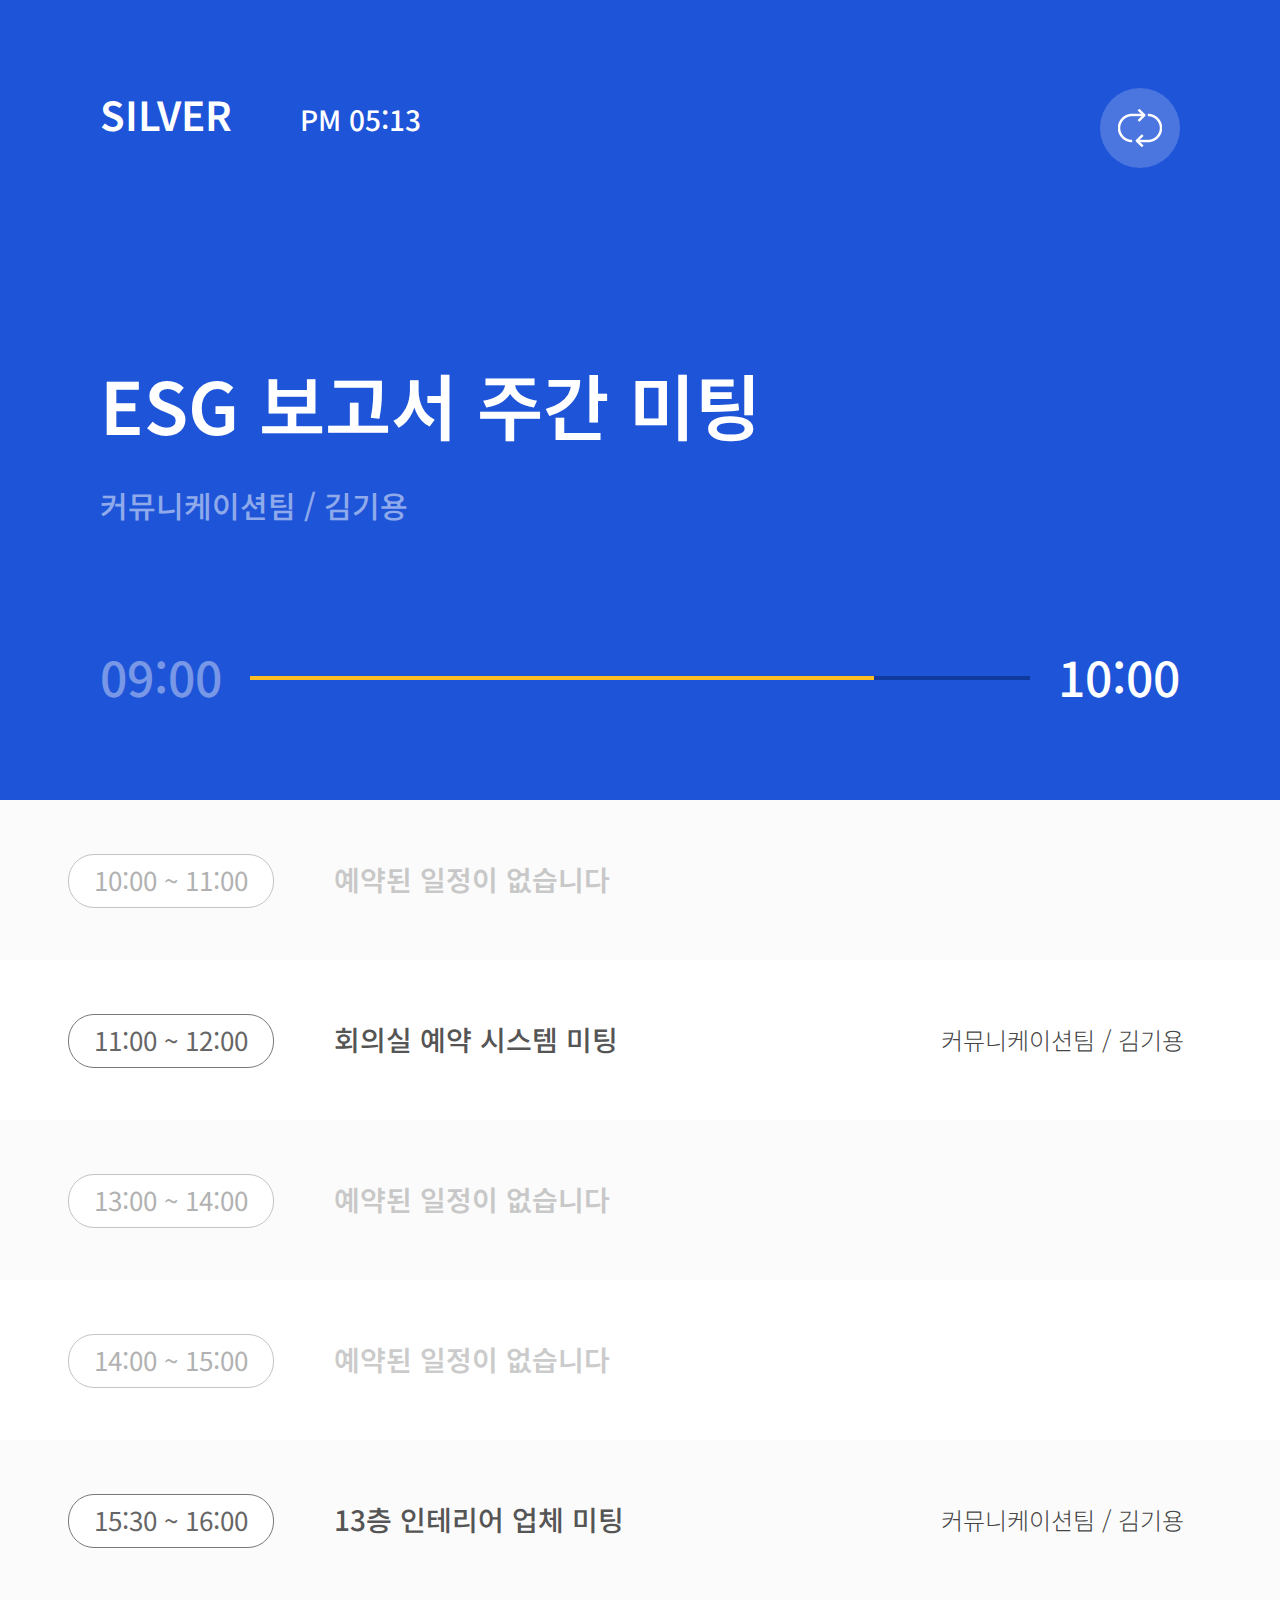
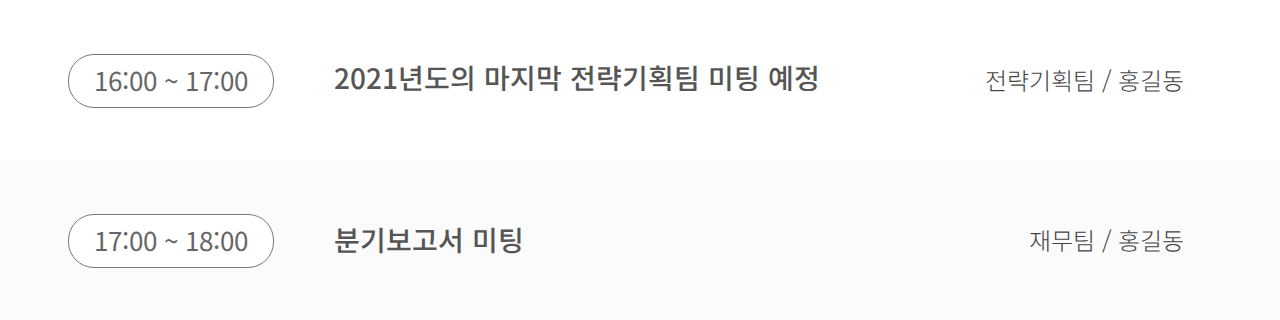
<file: index.html>
<!DOCTYPE html>
<html lang="ko">
<head>
    <meta charset="utf-8">
    <title>Reservation Meetingroom</title>
    <link rel="stylesheet" type="text/css" href="css/style.css">
    <link href="https://fonts.googleapis.com/css2?family=Noto+Sans+KR:wght@100;300;400;500;700;900&display=swap" rel="stylesheet">
    <meta name="viewport" content="width=device-width, initial-scale=1.0">
    <meta http-equiv="X-UA-Compatible" content="IE=edge"/>
    <script type="text/javascript" src="js/jquery-1.11.0.min.js"></script>
    <script type="text/javascript" src="js/script.js"></script>
</head>

<body>
  <div class="wrap_content">
    <div class="wrap_landscape schedule_on">
      <div class="wrap_back">
        <img class="img_back" src="./images/ic_arrow_back.png" alt="뒤로가기"/>
        <span class="text_back">BACK</span>
      </div>
      <!-- class="schedule_off" 스케줄 없을 경우 "schedule_on" 스케줄 있을 경우-->
      <div class="n_information">
        <div class="map">
          <h1>회의실 위치 확인</h1>
          <img class="img_map" src="./images/img_map_silver.png" alt="map"/>
        </div>
        <div class="meeting_information">
          <h1 class="name_room">SILVER</h1>
          <p id="realtime">AM 09:46</p>
          <div class="btn_refresh">
            <img src="./images/ic_refresh.png" alt="새로고침"/>
          </div>
          <h2 class="subject_m do_meeting">ESG 보고서 주간 미팅</h2>
          <h2 class="subject_m no_meeting">진행중인<br>일정이 없습니다</h2>
          <p class="name_reserv">커뮤니케이션팀 / 김기용</p>
          <div class="time_reserv">
            <p class="time starttime">09:00</p>
            <div class="progressbar"><div class="data_progressbar" style="width:80%;"></div></div>
            <p class="time endtime">10:00</p>
          </div>
        </div>
      </div>
      <div class="today_information slimscroll">
        <ul>
          <li class="data_reserv no_schdule">
            <div class="schedule_time">
              <p>10:00 ~ 11:00</p>
            </div>
            <span>예약된 일정이 없습니다</span>
          </li>
          <li class="data_reserv">
            <div class="schedule_time">
              <p>11:00 ~ 12:00</p>
            </div>
            <span>회의실 예약 시스템 미팅</span>
            <p class="list">커뮤니케이션팀 / 김기용</p>
          </li>
          <li class="data_reserv no_schdule">
            <div class="schedule_time">
              <p>13:00 ~ 14:00</p>
            </div>
            <span>예약된 일정이 없습니다</span>
          </li>
          <li class="data_reserv no_schdule">
            <div class="schedule_time">
              <p>14:00 ~ 15:00</p>
            </div>
            <span>예약된 일정이 없습니다</span>
          </li>
          <li class="data_reserv">
            <div class="schedule_time">
              <p>15:30 ~ 16:00</p>
            </div>
            <span>13층 인테리어 업체 미팅</span>
            <p class="list">커뮤니케이션팀 / 김기용</p>
          </li>
          <li class="data_reserv">
            <div class="schedule_time">
              <p>16:00 ~ 17:00</p>
            </div>
            <span class="title_overflow">2021년도의 마지막 전략기획팀 미팅 예정</span>
            <p class="list">전략기획팀 / 홍길동</p>
          </li>
          <li class="data_reserv">
            <div class="schedule_time">
              <p>17:00 ~ 18:00</p>
            </div>
            <span>분기보고서 미팅</span>
            <p class="list">재무팀 / 홍길동</p>
          </li>
          <li class="data_reserv">
            <div class="schedule_time">
              <p>18:00 ~ 19:00</p>
            </div>
            <span>분기보고서 미팅2</span>
            <p class="list">재무팀 / 홍길동</p>
          </li>
        </ul>
      </div>
    </div>
  </div>
</body>
</file>
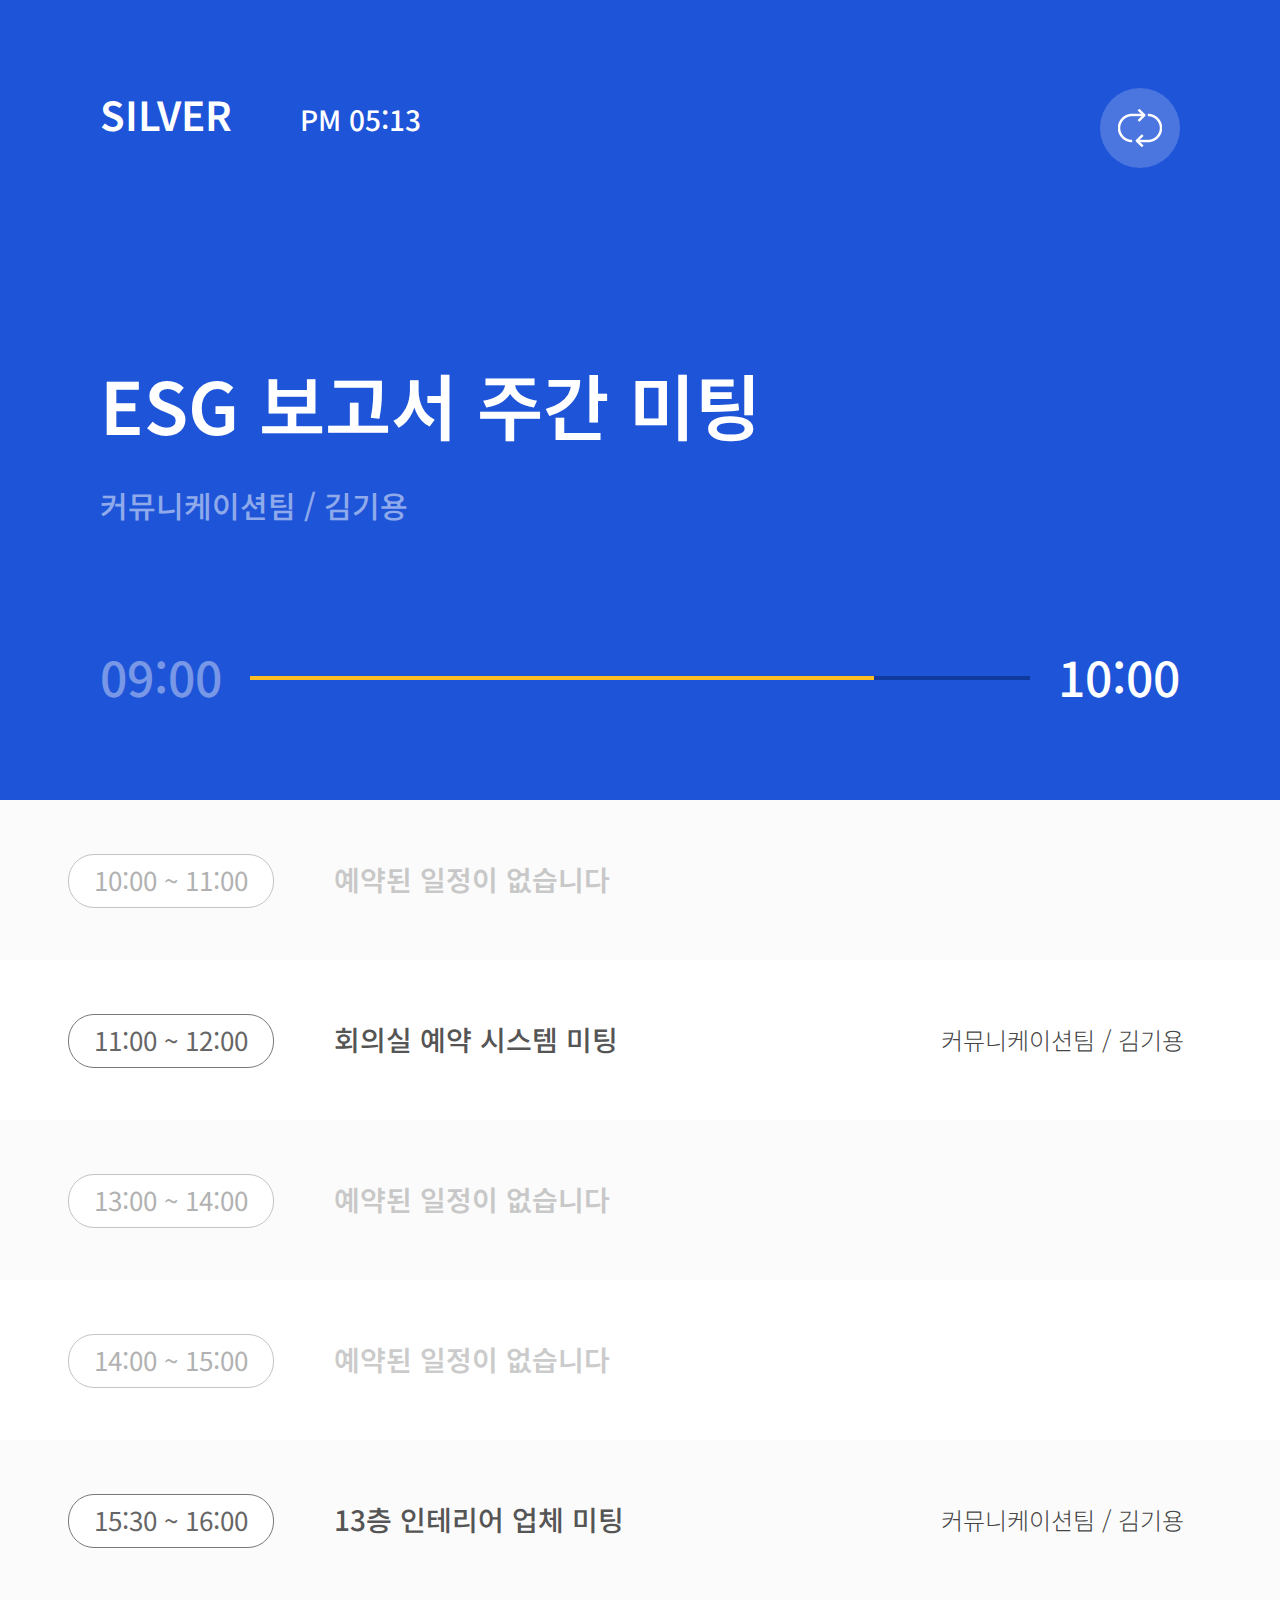
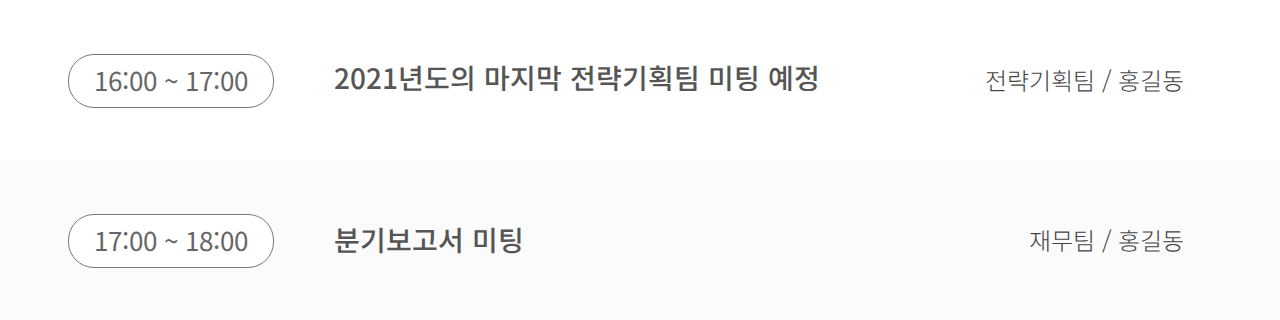
<file: index 복사본.html>
<!DOCTYPE html>
<html lang="ko">
<head>
    <meta charset="utf-8">
    <title>Reservation Meetingroom</title>
    <link rel="stylesheet" type="text/css" href="css/style.css">
    <link href="https://fonts.googleapis.com/css2?family=Noto+Sans+KR:wght@100;300;400;500;700;900&display=swap" rel="stylesheet">
    <meta name="viewport" content="width=device-width, initial-scale=1.0">
    <meta http-equiv="X-UA-Compatible" content="IE=edge"/>
    <script type="text/javascript" src="js/jquery-1.11.0.min.js"></script>
    <script type="text/javascript" src="js/script.js"></script>
</head>

<body>
  <div class="wrap_content">
    <div class="wrap_landscape schedule_on">
      <div class="wrap_back">
        <img class="img_back" src="./images/ic_arrow_back.png" alt="뒤로가기"/>
        <span class="text_back">BACK</span>
      </div>
      <!-- class="schedule_off" 스케줄 없을 경우 "schedule_on" 스케줄 있을 경우-->
      <div class="n_information">
        <div class="map">
          <img class="img_map" src="./images/img_map_silver.png" alt="map"/>
        </div>
        <div class="meeting_information">
          <h1 class="name_room">SILVER</h1>
          <p id="realtime">AM 09:46</p>
          <div class="btn_refresh">
            <img src="./images/ic_refresh.png" alt="새로고침"/>
          </div>
          <h2 class="subject_m do_meeting">ESG 보고서 주간 미팅</h2>
          <h2 class="subject_m no_meeting">진행중인<br>일정이 없습니다</h2>
          <p class="name_reserv">커뮤니케이션팀 / 김기용</p>
          <div class="time_reserv">
            <p class="time starttime">09:00</p>
            <div class="progressbar"><div class="data_progressbar" style="width:80%;"></div></div>
            <p class="time endtime">10:00</p>
          </div>
        </div>
      </div>
      <div class="today_information slimscroll">
        <ul>
          <li class="data_reserv no_schdule">
            <div class="schedule_time">
              <p>10:00 ~ 11:00</p>
            </div>
            <span>예약된 일정이 없습니다</span>
          </li>
          <li class="data_reserv">
            <div class="schedule_time">
              <p>11:00 ~ 12:00</p>
            </div>
            <span>회의실 예약 시스템 미팅</span>
            <p class="list">커뮤니케이션팀 / 김기용</p>
          </li>
          <li class="data_reserv no_schdule">
            <div class="schedule_time">
              <p>13:00 ~ 14:00</p>
            </div>
            <span>예약된 일정이 없습니다</span>
          </li>
          <li class="data_reserv no_schdule">
            <div class="schedule_time">
              <p>14:00 ~ 15:00</p>
            </div>
            <span>예약된 일정이 없습니다</span>
          </li>
          <li class="data_reserv">
            <div class="schedule_time">
              <p>15:30 ~ 16:00</p>
            </div>
            <span>13층 인테리어 업체 미팅</span>
            <p class="list">커뮤니케이션팀 / 김기용</p>
          </li>
          <li class="data_reserv">
            <div class="schedule_time">
              <p>16:00 ~ 17:00</p>
            </div>
            <span class="title_overflow">2021년도의 마지막 전략기획팀 미팅 예정</span>
            <p class="list">전략기획팀 / 홍길동</p>
          </li>
          <li class="data_reserv">
            <div class="schedule_time">
              <p>17:00 ~ 18:00</p>
            </div>
            <span>분기보고서 미팅</span>
            <p class="list">재무팀 / 홍길동</p>
          </li>
          <li class="data_reserv">
            <div class="schedule_time">
              <p>18:00 ~ 19:00</p>
            </div>
            <span>분기보고서 미팅2</span>
            <p class="list">재무팀 / 홍길동</p>
          </li>
        </ul>
      </div>
    </div>
  </div>
</body>
</file>
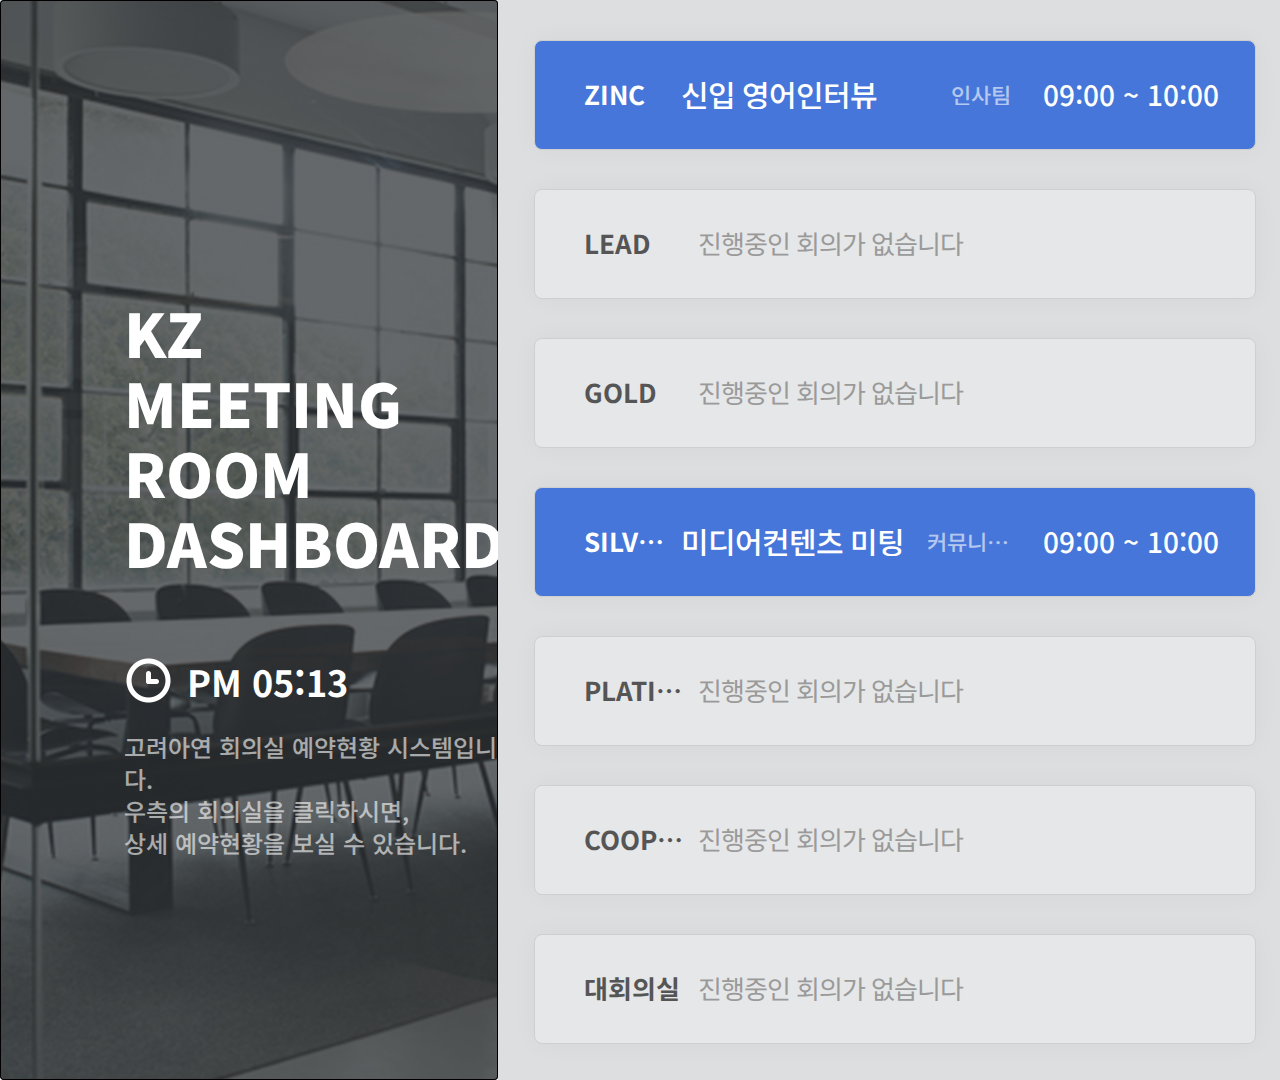
<file: main 복사본.html>
<!DOCTYPE html>
<html lang="ko">
<head>
    <meta charset="utf-8">
    <title>Reservation Meetingroom List</title>
    <link rel="stylesheet" type="text/css" href="css/style.css">
    <link href="https://fonts.googleapis.com/css2?family=Noto+Sans+KR:wght@100;300;400;500;700;900&display=swap" rel="stylesheet">
    <meta name="viewport" content="width=device-width, initial-scale=1.0">
    <meta http-equiv="X-UA-Compatible" content="IE=edge"/>
    <script type="text/javascript" src="js/jquery-1.11.0.min.js"></script>
    <script type="text/javascript" src="js/script.js"></script>
</head>

<body>
  <div class="wrap_listcontent">
    <div class="welcometext">
      <h1 class="kz_title">KZ<br>MEETING<br>ROOM<br>DASHBOARD</h1>
      <div class="container_time">
        <img src="./images/ic_clock.png" alt="시계아이콘"/>
        <p id="realtime">AM 09:46</p>
      </div>
      <p class="info_message">고려아연 회의실 예약현황 시스템입니다.<br>우측의 회의실을 클릭하시면,<br>상세 예약현황을 보실 수 있습니다.</p>
    </div>
    <!-- meeting_on 예약된 미팅이 있을 때, meeting_off 예약된 미팅이 없을 때 -->
    <div class="list_rooms slimscroll">
      <div class="roominfo meeting_on">
        <ul class="data_meeting">
          <li class="room">ZINC</li>
          <li class="message">신입 영어인터뷰</li>
          <li>인사팀</li>
          <li>09:00 ~ 10:00</li>
        </ul>
      </div>
      <div class="roominfo meeting_off">
        <ul class="data_meeting">
          <li class="room">LEAD</li>
          <li class="message">진행중인 회의가 없습니다</li>
        </ul>
      </div>
      <div class="roominfo meeting_off">
        <ul class="data_meeting">
          <li class="room">GOLD</li>
          <li class="message">진행중인 회의가 없습니다</li>
        </ul>
      </div>
      <div class="roominfo meeting_on">
        <ul class="data_meeting">
          <li class="room">SILVER</li>
          <li class="message">미디어컨텐츠 미팅</li>
          <li>커뮤니케이션팀</li>
          <li>09:00 ~ 10:00</li>
        </ul>
      </div>
      <div class="roominfo meeting_off">
        <ul class="data_meeting">
          <li class="room">PLATINUM</li>
          <li class="message">진행중인 회의가 없습니다</li>
        </ul>
      </div>
      <div class="roominfo meeting_off">
        <ul class="data_meeting">
          <li class="room">COOPPER</li>
          <li class="message">진행중인 회의가 없습니다</li>
        </ul>
      </div>
      <div class="roominfo meeting_off">
        <ul class="data_meeting">
          <li class="room">대회의실</li>
          <li class="message">진행중인 회의가 없습니다</li>
        </ul>
      </div>
    </div>
  </div>
</body>
</file>
<file: css/style.css>
/* Reset code */
html, body, div, span, applet, object, iframe,
h1, h2, h3, h4, h5, h6, p, blockquote, pre,
a, abbr, acronym, address, big, cite, code,
del, dfn, em, img, ins, kbd, q, s, samp,
small, strike, strong, span, sub, sup, tt, var,
b, u, i, center,
dl, dt, dd, ol, ul, li,
fieldset, form, label, legend,
table, caption, tbody, tfoot, thead, tr, th, td,
article, aside, canvas, details, embed,
figure, figcaption, footer, header, hgroup,
menu, nav, input, output, button, ruby, section, summary,
time, mark, audio, video {
    margin: 0;
    padding: 0;
    border: 0;
    font-size: 100%;
    font-style: normal;
    font: inherit;
    /*
    vertical-align: baseline;*/
}

/* HTML5 display-role reset for older browsers */
article, aside, details, figcaption, figure,
footer, header, hgroup, menu, nav, section {
    display: block;
}
body {
    line-height: 1;
}
ol, ul {
    list-style: none;
}
blockquote, q {
    quotes: none;
}
blockquote:before, blockquote:after,
q:before, q:after {
    content: '';
    content: none;
}
table {
    border-collapse: collapse;
    border-spacing: 0;
}
button {
  margin: 0;
  padding: 0;
  font-size: 0;
}

* {
  margin: 0;
  padding: 0;
}

/*여기부터 시작*/
html, body {
  width: 100%;
  height: 100%;
}

body {
    font-family: 'Noto Sans KR', sans-serif;
    box-sizing: border-box;
     }

p, h1, h2, span {
  color: #fff;
}

.wrap_content {
  min-height: 1920px;
  min-width : 1200px;
  font-size: 0;
  box-sizing : border-box;
  position : relative;
  margin : 0 auto;
}
.wrap_back {
  display: none;
}

.schedule_on {
  background-color: #1e54d8;
}
.schedule_on .subject_m {
  display : block;
}
.schedule_on .subject_m.no_meeting {
  display : none;
}
.schedule_off {
  background-color: #b0b0b0;
}
.schedule_off .subject_m.do_meeting {
  display : none;
}
.schedule_off .subject_m.no_meeting {
  display : block;
}
.schedule_off .name_reserv, .schedule_off .time_reserv {
  display : none;
}
.schedule_off .map {
  display: none;
}

/*지도*/
.map {
  display: none;
}

.n_information {
  padding: 88px 100px;
  min-height: 800px;
  box-sizing: border-box;
}

.name_room {
  display: inline-block;
  font-size: 40px;
  font-weight: 600;
  padding-top: 6px;
}
#realtime {
  display : inline-block;
  font-size : 28px;
  font-weight: 500;
  padding-left: 68px;
}
.btn_refresh {
  display: inline-block;
  background-color:rgba(255, 255, 255, 0.2);
  width: 80px;
  height: 80px;
  border-radius: 40px;
  position: absolute;
  right: 0;
  top: 0;
}
.btn_refresh img {
  width: 80px;
  height: auto;
}
.btn_refresh:hover {
  background-color: rgba(0, 0, 0, 0.4);
}
.btn_refresh:active {
  background-color: rgba(255, 255, 255, 0.4);
}
.subject_m {
  font-size: 72px;
  line-height: 90px;
  font-weight: 600;
  padding: 226px 0 0 0;
}
.do_meeting {
  overflow: hidden;
  text-overflow: ellipsis;
  display: -webkit-box;
  -webkit-line-clamp: 2;
  -webkit-box-orient: vertical;
}
.subject_m.do_meeting {
  display: -webkit-box;
}
.name_reserv {
  font-size: 30px;
  font-weight: 500;
  padding-top: 40px;
  opacity: 0.5;
}

/*progressbar*/
.time_reserv {
  box-sizing: border-box;
  display: flex;
  padding-top: 132px;
  align-items: center;
  justify-content: space-between;
}
.time {
  display: inline-block;
  font-size : 48px;
  font-weight: 500;
}
.starttime {
  opacity: 0.4;
}
.progressbar {
  display: inline-block;
  width: 100%;
  height: 4px;
  background-color: #113a9e;
  margin: 0 28px;
  margin-top: 4px;
}
.data_progressbar {
  width: 80%;
  height: 4px;
  background-color: #fdbe23;
  animation: progres 4s infinite linear
}
@keyframes load {
  0% { width: 0; }
  100% { width: 100%; }
}

/*List*/
.today_information {
  background-color: #fff;
  height: 1120px;
  overflow-y: scroll;
}

/*silmscroll*/
.slimscroll {
    overflow: auto;
}
.slimscroll::-webkit-scrollbar {
    width: 10px;
    height: 10px;
}
.slimscroll::-webkit-scrollbar-thumb {
    background-color: #B0B0B0;
    border-radius: 10px;
    background-clip: padding-box;
    border: 2px solid transparent;
}
.slimscroll::-webkit-scrollbar-track {
    background-color: #E0E0E0;
    border-radius: 10px;
    box-shadow: inset 0px 0px 3px white;
}

.data_reserv {
  height: 160px;
  padding: 54px 68px;
  box-sizing: border-box;
  background-color: #fbfbfb;
}
.data_reserv:nth-child(2n) {
  background-color: #fff;
}
.data_reserv span {
  display: inline-block;
  font-size: 28px;
  font-weight: 500;
  color: #555;
  padding-left: 60px;
  width: 48%;
}
.title_overflow {
  display: block;
  overflow: hidden;
  text-overflow: ellipsis;
  white-space: nowrap;
}

.list {
  display: inline-block;
  text-align: right;
  color: #444;
  font-size: 24px;
  font-weight: 300;
  float: right;
  line-height: 52px;
  margin-right: 28px;
}
.schedule_time {
  display: inline-block;
  border-radius: 26px;
  border: 1px solid #797979;
  width: 206px;
  height: 54px;
  box-sizing: border-box;
  line-height: 50px;
  background-color: #fff;
}
.schedule_time p {
  font-size: 26px;
  font-weight: 400;
  color: #666;
  text-align: center;
}
.no_schdule span {
  color: #555;
  opacity: 0.3;
  font-weight: 600;
}
.no_schdule .schedule_time {
  border: 1px solid #c4c4c4;
}
.no_schdule .schedule_time p {
  opacity: 0.5;
}
.no_meeting {
  display: none;
}
.no_meeting h2 {
  line-height: 90px;
}



/*현황판 목록*/
.wrap_listcontent {
  background-color: #dcdedf;
  width: 100%;
  height: 100%;
}
.welcometext {
  background-image: url("../images/bg_welcome.png");
  background-repeat: no-repeat;
  background-size: cover;
  width: calc(100% - 61.1%);
  height: 1080px;
  box-sizing: border-box;
  padding: 297px 0 0 9.7%;
  box-shadow: 0 0 0 1px #000 inset;
  border-radius: 4px;
}
.wrap_listcontent .slimscroll::-webkit-scrollbar {
  display: none;
}
.kz_title {
  font-size: 60px;
  font-weight: 900;
  color: #fff;
  line-height:70px;
}
.container_time {
  display: block;
  margin-top: 81px;
}
.container_time img {
  vertical-align: middle;
  padding-left: 2px;
}
.container_time #realtime {
  padding-left: 12px;
  font-weight: 700;
  font-size: 36px;
  display: inline-block;
  vertical-align: middle;
}
.info_message {
  display: inline-block;
  font-size: 24px;
  font-weight: 500;
  color: #fff;
  opacity: 0.6;
  line-height: 32px;
  margin-top: 28px;
}

.list_rooms {
  width: 61.1%;
  height: 1080px;
  background-color: #dcdedf;
  position: absolute;
  top: 0;
  right: 0;
  padding: 40px 24px 0 36px;
  box-sizing: border-box;
}
.roominfo {
  background-color: rgba( 245, 245, 245, 0.4 );
  border: 1px solid #cfcfcf;
  box-shadow: rgba(0, 0, 0, 0.04) 0px 0px 27px;
  width: 100%;
  height: 110px;
  margin-bottom: 39px;
  padding: 38px 36px 38px 38px;
  box-sizing: border-box;
  border-radius: 8px;
}
.roominfo:last-child {
  margin-bottom: 0;
}
.roominfo * {
  display: inline-block;
}
.roominfo .room {
  font-size: 30px;
  font-weight: 900;
  color: #555;
}
.roominfo .message {
  font-size: 26px;
  font-weight: 400;
  color: #9a9a9a;
}
.data_meeting {
  width: 100%;
  height: 30px;
  box-sizing: border-box;
  display: flex;
  justify-content: space-between;
  gap: 10px;
  padding-left: 11px;
  align-items: center;
}
.meeting_on {
  background-color: #4676d9;
}
.meeting_on .data_meeting p {
  color: #fff;
}
.meeting_on .data_meeting li:first-child {
  color: #fff;
  font-size: 26px;
  line-height: 26px;
  font-weight: 700;
  width: 16.5%;
  overflow: hidden;
  white-space: nowrap;
  text-overflow: ellipsis;
}
.meeting_on .data_meeting li:nth-child(2) {
  color: #fff;
  font-size: 30px;
  font-weight: 500;
  width: 45%;
  letter-spacing: -1px;
  overflow: hidden;
  white-space: nowrap;
  text-overflow: ellipsis;
}
.meeting_on .data_meeting li:nth-child(3) {
  color: #fff;
  font-size: 22px;
  font-weight: 500;
  opacity: 0.6;
  width: 16%;
  height: 22px;
  text-align: right;
  margin-right: 18px;
  overflow : hidden;
  white-space: nowrap;
  text-overflow: ellipsis;
}
.meeting_on .data_meeting li:last-child {
  color: #fff;
  font-size: 28px;
  font-weight: 500;
  min-width: 180px;
  width: 18%;
  text-align: right;
}

.meeting_off .data_meeting li:first-child {
  width: 16.5%;
  font-size: 26px;
  font-weight: 700;
  overflow: hidden;
  white-space: nowrap;
  text-overflow: ellipsis;
}
.meeting_off .data_meeting li:last-child {
  letter-spacing: -1px;
  width: 83%;
}



@media (min-width: 1920px) {
  .wrap_content {
    width: 100%;
    min-height: 1080px;
    height: 100%;
    box-sizing: border-box;
  }

  .wrap_landscape {
    min-height: 1080px;
    height: 100%;
    box-sizing: border-box;
  }

  .btn_refresh {
    display: none;
  }

  .wrap_back {
    display: inline-block;
    padding: 68px 0 0 100px;
    position: absolute;
  }
  .img_back {
    vertical-align: middle;
  }
  .img_back:hover {
    opacity:0.4;
  }
  .img_back:active {
    opacity:0.7;
  }
  .text_back {
    font-size: 28px;
    font-weight: 800;
    vertical-align: middle;
    color: #fff;
    margin-left: 20px;
  }

  .map {
    display: inline-block;
    margin-left: -20px;
    margin-top: 116px;
  }
  .map h1 {
    font-size: 22px;
    font-weight: 400;
    padding-left: 20px;
    opacity: 0.8;
  }

  .n_information {
    width: 45%;
    min-height: 600px;
    float : left;
  }
  .name_room {
    font-size: 32px;
    font-weight: 700;
    margin-top: 64px;
    display: block;
  }
  #realtime {
    display: none;
  }
  .meeting_information {
    position: absolute;
    width: 669px;
    bottom: 143px;
  }
  .subject_m {
    font-size:63px;
    padding-top : 32px;
    letter-spacing: -1px;
    line-height: 78px;
    vertical-align: text-bottom;
  }
  .name_reserv {
    font-size: 29px;
    font-weight: 400;
    padding-top : 40px;
  }
  .time_reserv {
    padding-top: 86px;
  }
  .time {
    margin-top: 0px;
  }

  .today_information {
    max-width: 1052px;
    width: 55%;
    height: 100%;
    float: right;
  }
  .list {
    font-size: 24px;
    font-weight: 300;
    margin-right: 20px;
  }
  .data_reserv {
    padding: 54px 30px 54px 56px;
  }
  .data_reserv span {
    padding-left: 54px;
    width: 44%;
  }
  .title_overflow {
    width: 300px;
    display: block;
    overflow: hidden;
    text-overflow: ellipsis;
    white-space: nowrap;
  }
}

@media (max-width: 1919px) {
  .subject_m {
    padding:0;
  }
  .meeting_information {
    position: relative;
    min-height: 624px;
  }
  .meeting_information  .subject_m {
    position: absolute;
    bottom: 263px;
    padding-top: 0;
  }
  .schedule_off .meeting_information  .subject_m {
    position: absolute;
    bottom: 160px;
    padding-top: 0;
  }
  .name_reserv {
    position: absolute;
    bottom:192px;
  }
  .time_reserv {
    position: absolute;
    bottom:12px;
    width:100%;}
}
</file>
